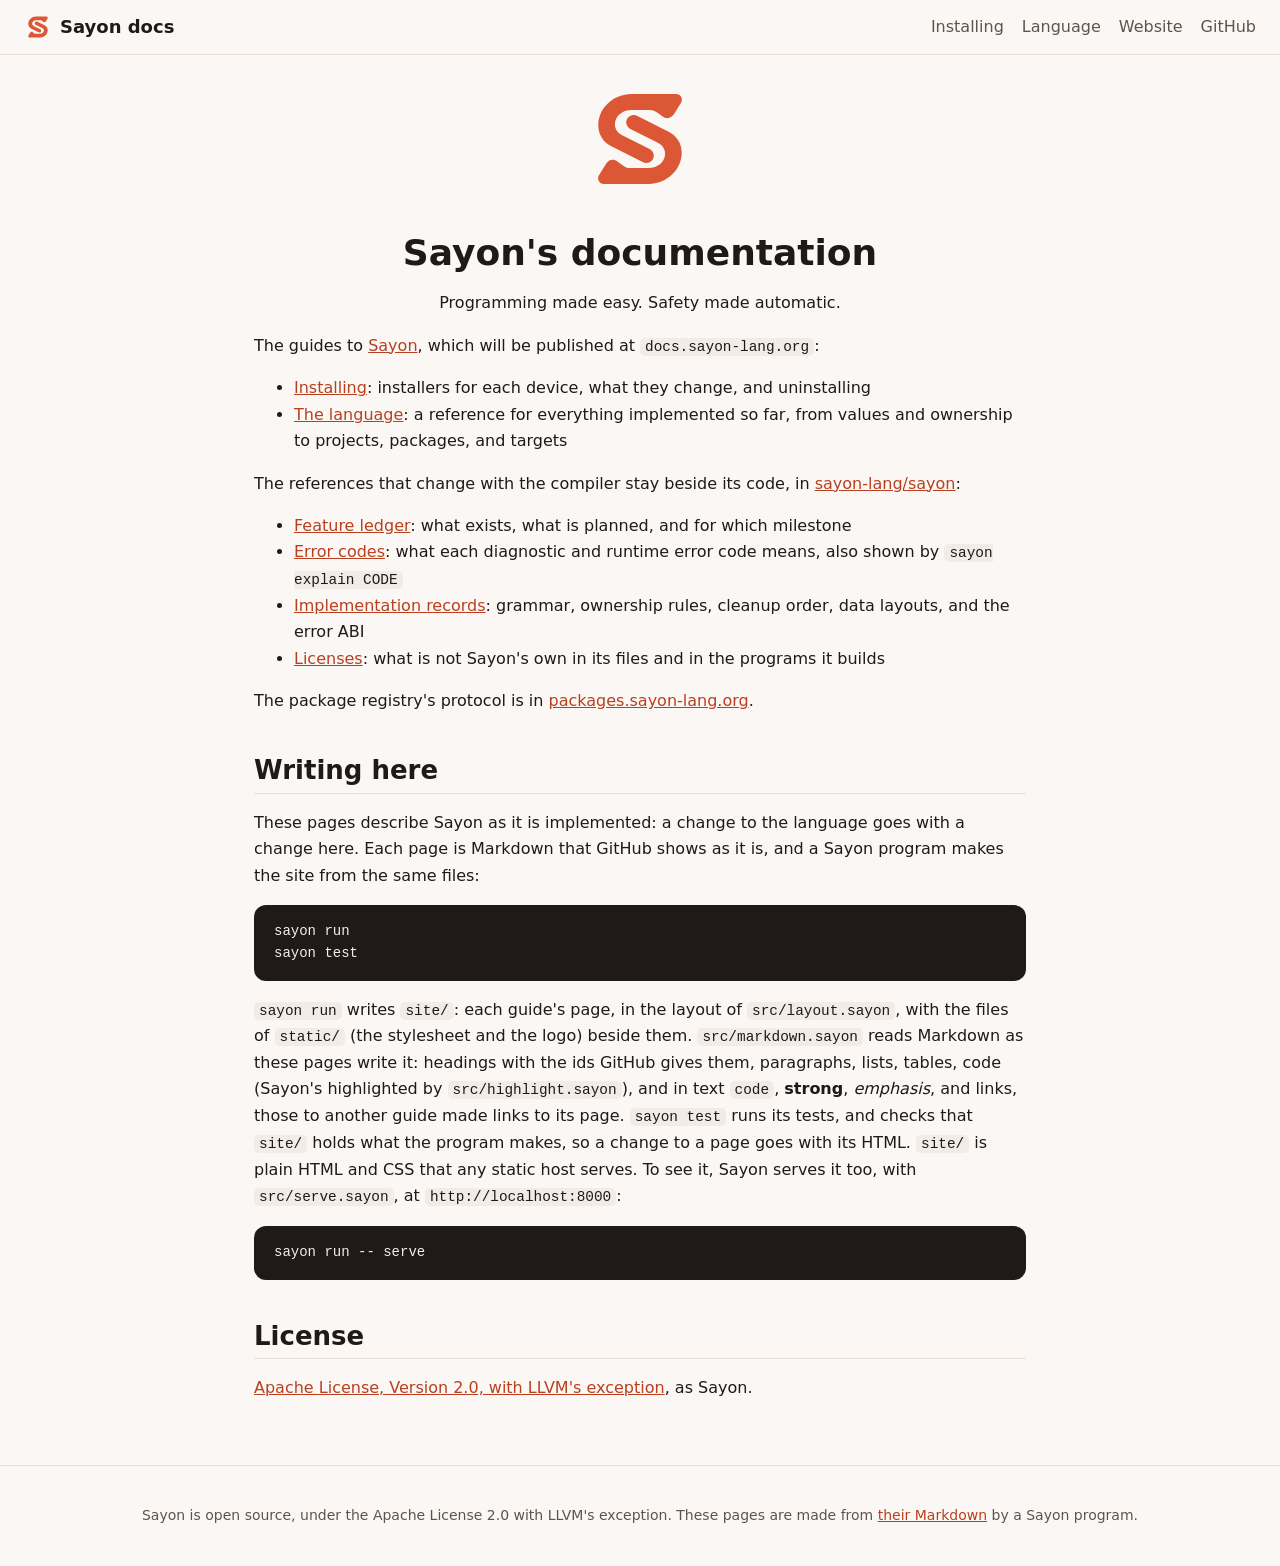
<file: site/index.html>
<!doctype html>
<html lang="en">
<head>
  <meta charset="utf-8">
  <meta name="viewport" content="width=device-width, initial-scale=1">
  <title>Sayon's documentation</title>
  <link rel="icon" href="favicon.ico" sizes="any">
  <link rel="icon" href="images/logo.svg" type="image/svg+xml">
  <link rel="stylesheet" href="style.css">
</head>
<body>
  <header class="bar">
    <a class="brand" href="index.html"><img src="images/logo.svg" alt="" width="28" height="28"> Sayon docs</a>
    <nav aria-label="Guides">
      <a href="installing.html">Installing</a>
      <a href="language.html">Language</a>
      <a href="https://github.com/sayon-lang/www.sayon-lang.org">Website</a>
      <a href="https://github.com/sayon-lang/docs.sayon-lang.org">GitHub</a>
    </nav>
  </header>
  <div class="page">
    <main class="text">
<p align="center">
  <img src="images/logo.svg" alt="Sayon logo" width="120">
</p>
<h1 align="center">Sayon's documentation</h1>
<p align="center">Programming made easy. Safety made automatic.</p>
<p>The guides to <a href="https://github.com/sayon-lang/sayon">Sayon</a>, which will be published at <code>docs.sayon-lang.org</code>:</p>
<ul>
<li><a href="installing.html">Installing</a>: installers for each device, what they change, and uninstalling</li>
<li><a href="language.html">The language</a>: a reference for everything implemented so far, from values and ownership to projects, packages, and targets</li>
</ul>
<p>The references that change with the compiler stay beside its code, in <a href="https://github.com/sayon-lang/sayon/tree/main/docs">sayon-lang/sayon</a>:</p>
<ul>
<li><a href="https://github.com/sayon-lang/sayon/blob/main/docs/features.md">Feature ledger</a>: what exists, what is planned, and for which milestone</li>
<li><a href="https://github.com/sayon-lang/sayon/blob/main/docs/errors.md">Error codes</a>: what each diagnostic and runtime error code means, also shown by <code>sayon explain CODE</code></li>
<li><a href="https://github.com/sayon-lang/sayon/blob/main/docs/implementation.md">Implementation records</a>: grammar, ownership rules, cleanup order, data layouts, and the error ABI</li>
<li><a href="https://github.com/sayon-lang/sayon/blob/main/docs/licenses.md">Licenses</a>: what is not Sayon's own in its files and in the programs it builds</li>
</ul>
<p>The package registry's protocol is in <a href="https://github.com/sayon-lang/packages.sayon-lang.org">packages.sayon-lang.org</a>.</p>
<h2 id="writing-here">Writing here</h2>
<p>These pages describe Sayon as it is implemented: a change to the language goes with a change here. Each page is Markdown that GitHub shows as it is, and a Sayon program makes the site from the same files:</p>
<pre><code class="language-bash">sayon run
sayon test</code></pre>
<p><code>sayon run</code> writes <code>site/</code>: each guide's page, in the layout of <code>src/layout.sayon</code>, with the files of <code>static/</code> (the stylesheet and the logo) beside them. <code>src/markdown.sayon</code> reads Markdown as these pages write it: headings with the ids GitHub gives them, paragraphs, lists, tables, code (Sayon's highlighted by <code>src/highlight.sayon</code>), and in text <code>code</code>, <strong>strong</strong>, <em>emphasis</em>, and links, those to another guide made links to its page. <code>sayon test</code> runs its tests, and checks that <code>site/</code> holds what the program makes, so a change to a page goes with its HTML. <code>site/</code> is plain HTML and CSS that any static host serves. To see it, Sayon serves it too, with <code>src/serve.sayon</code>, at <code>http://localhost:8000</code>:</p>
<pre><code class="language-bash">sayon run -- serve</code></pre>
<h2 id="license">License</h2>
<p><a href="https://github.com/sayon-lang/docs.sayon-lang.org/blob/main/LICENSE">Apache License, Version 2.0, with LLVM's exception</a>, as Sayon.</p>
    </main>
  </div>
  <footer>
    <p>Sayon is open source, under the Apache License 2.0 with LLVM's exception. These pages are made from <a href="https://github.com/sayon-lang/docs.sayon-lang.org">their Markdown</a> by a Sayon program.</p>
  </footer>
</body>
</html>
</file>
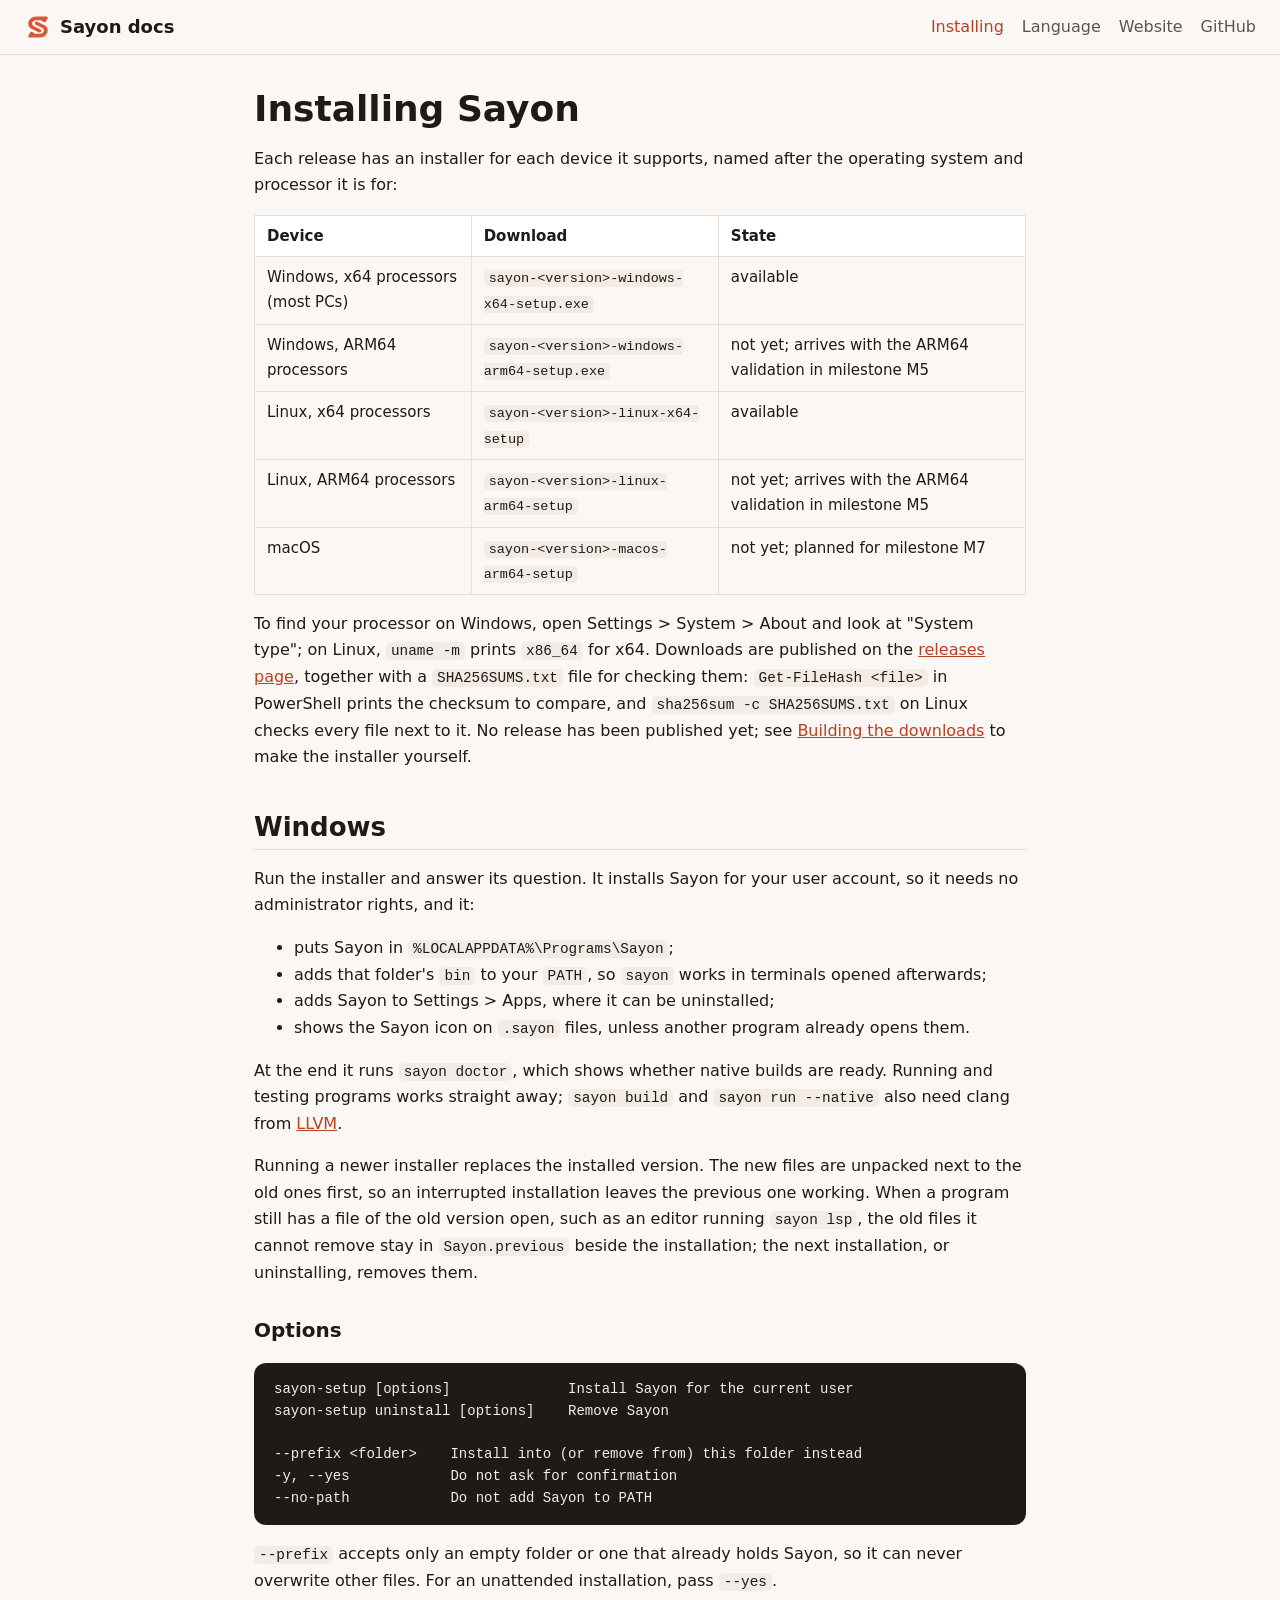
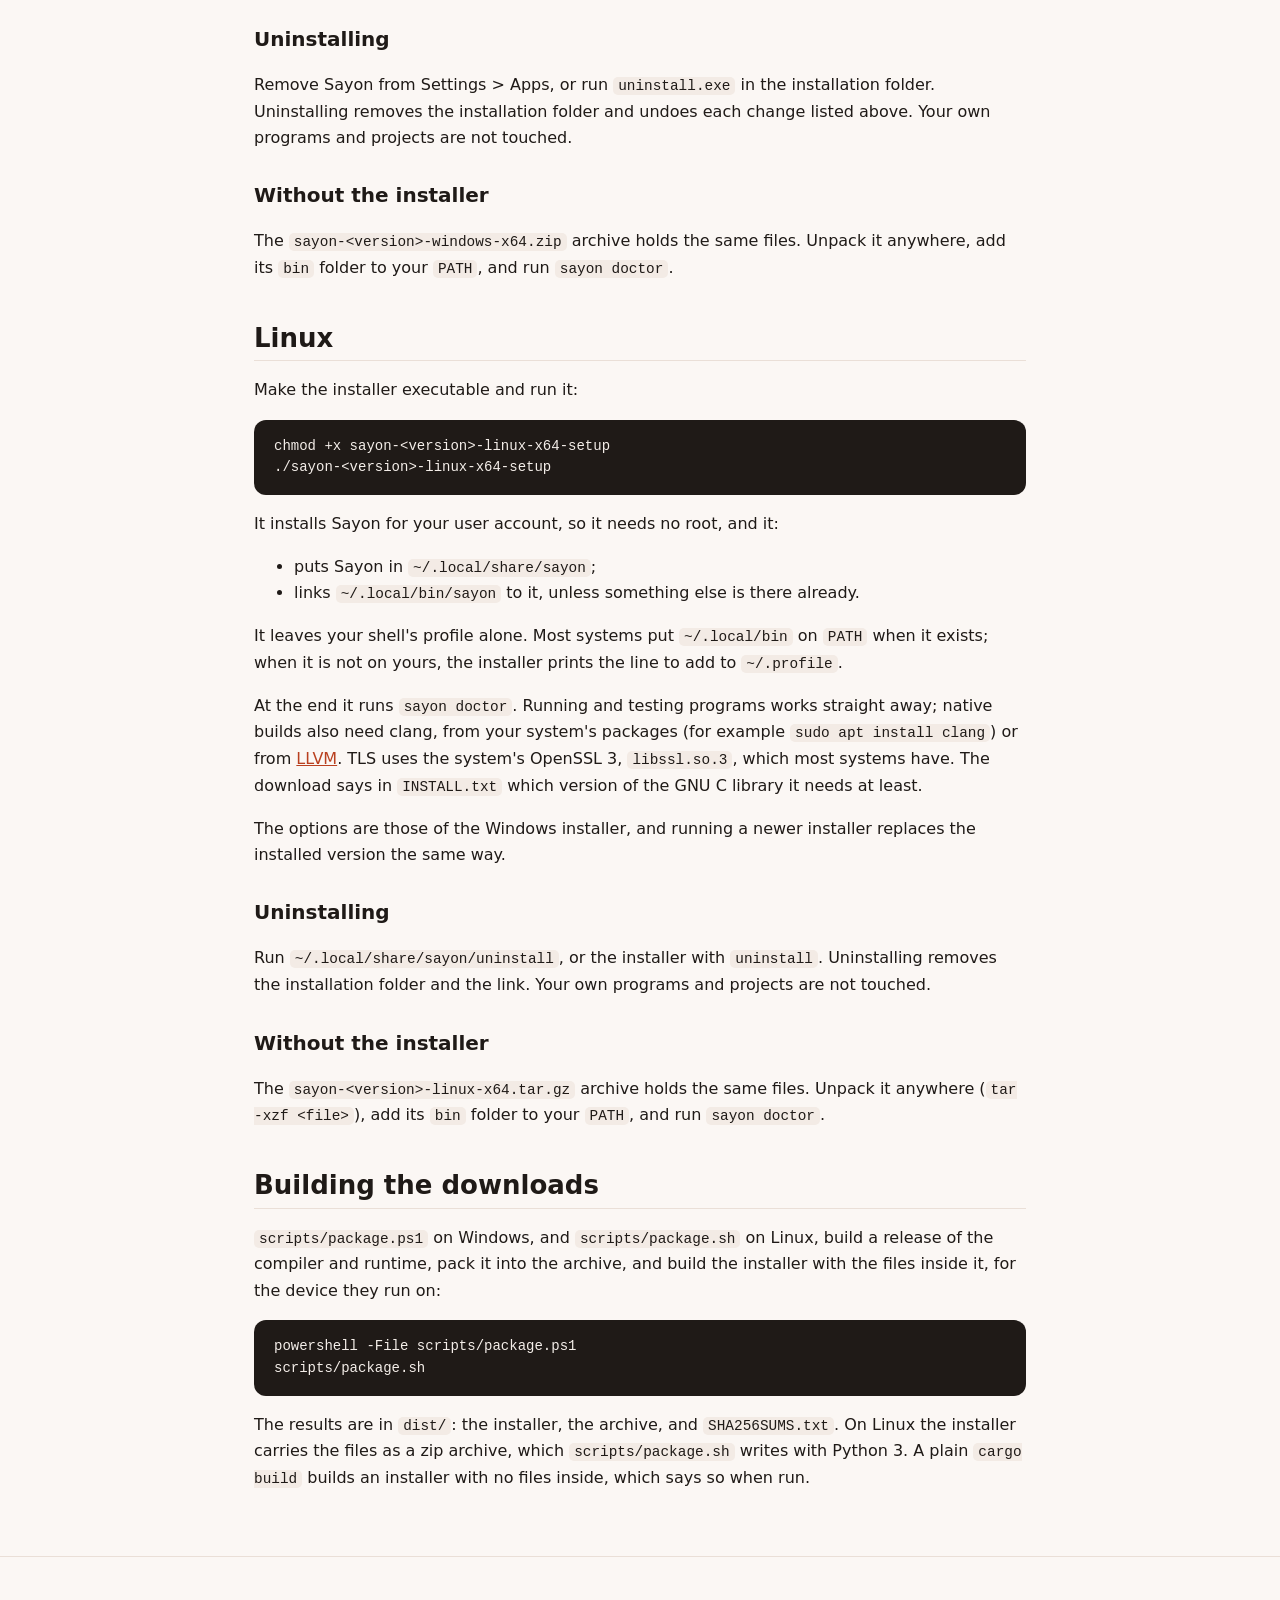
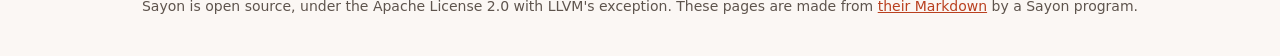
<file: site/installing.html>
<!doctype html>
<html lang="en">
<head>
  <meta charset="utf-8">
  <meta name="viewport" content="width=device-width, initial-scale=1">
  <title>Installing Sayon · Sayon</title>
  <link rel="icon" href="favicon.ico" sizes="any">
  <link rel="icon" href="images/logo.svg" type="image/svg+xml">
  <link rel="stylesheet" href="style.css">
</head>
<body>
  <header class="bar">
    <a class="brand" href="index.html"><img src="images/logo.svg" alt="" width="28" height="28"> Sayon docs</a>
    <nav aria-label="Guides">
      <a href="installing.html" aria-current="page">Installing</a>
      <a href="language.html">Language</a>
      <a href="https://github.com/sayon-lang/www.sayon-lang.org">Website</a>
      <a href="https://github.com/sayon-lang/docs.sayon-lang.org">GitHub</a>
    </nav>
  </header>
  <div class="page">
    <main class="text">
<h1 id="installing-sayon">Installing Sayon</h1>
<p>Each release has an installer for each device it supports, named after the operating system and processor it is for:</p>
<div class="table"><table>
<thead><tr><th>Device</th><th>Download</th><th>State</th></tr></thead>
<tbody>
<tr><td>Windows, x64 processors (most PCs)</td><td><code>sayon-&lt;version&gt;-windows-x64-setup.exe</code></td><td>available</td></tr>
<tr><td>Windows, ARM64 processors</td><td><code>sayon-&lt;version&gt;-windows-arm64-setup.exe</code></td><td>not yet; arrives with the ARM64 validation in milestone M5</td></tr>
<tr><td>Linux, x64 processors</td><td><code>sayon-&lt;version&gt;-linux-x64-setup</code></td><td>available</td></tr>
<tr><td>Linux, ARM64 processors</td><td><code>sayon-&lt;version&gt;-linux-arm64-setup</code></td><td>not yet; arrives with the ARM64 validation in milestone M5</td></tr>
<tr><td>macOS</td><td><code>sayon-&lt;version&gt;-macos-arm64-setup</code></td><td>not yet; planned for milestone M7</td></tr>
</tbody></table></div>
<p>To find your processor on Windows, open Settings &gt; System &gt; About and look at "System type"; on Linux, <code>uname -m</code> prints <code>x86_64</code> for x64. Downloads are published on the <a href="https://github.com/sayon-lang/sayon/releases">releases page</a>, together with a <code>SHA256SUMS.txt</code> file for checking them: <code>Get-FileHash &lt;file&gt;</code> in PowerShell prints the checksum to compare, and <code>sha256sum -c SHA256SUMS.txt</code> on Linux checks every file next to it. No release has been published yet; see <a href="#building-the-downloads">Building the downloads</a> to make the installer yourself.</p>
<h2 id="windows">Windows</h2>
<p>Run the installer and answer its question. It installs Sayon for your user account, so it needs no administrator rights, and it:</p>
<ul>
<li>puts Sayon in <code>%LOCALAPPDATA%\Programs\Sayon</code>;</li>
<li>adds that folder's <code>bin</code> to your <code>PATH</code>, so <code>sayon</code> works in terminals opened afterwards;</li>
<li>adds Sayon to Settings &gt; Apps, where it can be uninstalled;</li>
<li>shows the Sayon icon on <code>.sayon</code> files, unless another program already opens them.</li>
</ul>
<p>At the end it runs <code>sayon doctor</code>, which shows whether native builds are ready. Running and testing programs works straight away; <code>sayon build</code> and <code>sayon run --native</code> also need clang from <a href="https://releases.llvm.org">LLVM</a>.</p>
<p>Running a newer installer replaces the installed version. The new files are unpacked next to the old ones first, so an interrupted installation leaves the previous one working. When a program still has a file of the old version open, such as an editor running <code>sayon lsp</code>, the old files it cannot remove stay in <code>Sayon.previous</code> beside the installation; the next installation, or uninstalling, removes them.</p>
<h3 id="options">Options</h3>
<pre><code class="language-text">sayon-setup [options]              Install Sayon for the current user
sayon-setup uninstall [options]    Remove Sayon

--prefix &lt;folder&gt;    Install into (or remove from) this folder instead
-y, --yes            Do not ask for confirmation
--no-path            Do not add Sayon to PATH</code></pre>
<p><code>--prefix</code> accepts only an empty folder or one that already holds Sayon, so it can never overwrite other files. For an unattended installation, pass <code>--yes</code>.</p>
<h3 id="uninstalling">Uninstalling</h3>
<p>Remove Sayon from Settings &gt; Apps, or run <code>uninstall.exe</code> in the installation folder. Uninstalling removes the installation folder and undoes each change listed above. Your own programs and projects are not touched.</p>
<h3 id="without-the-installer">Without the installer</h3>
<p>The <code>sayon-&lt;version&gt;-windows-x64.zip</code> archive holds the same files. Unpack it anywhere, add its <code>bin</code> folder to your <code>PATH</code>, and run <code>sayon doctor</code>.</p>
<h2 id="linux">Linux</h2>
<p>Make the installer executable and run it:</p>
<pre><code class="language-text">chmod +x sayon-&lt;version&gt;-linux-x64-setup
./sayon-&lt;version&gt;-linux-x64-setup</code></pre>
<p>It installs Sayon for your user account, so it needs no root, and it:</p>
<ul>
<li>puts Sayon in <code>~/.local/share/sayon</code>;</li>
<li>links <code>~/.local/bin/sayon</code> to it, unless something else is there already.</li>
</ul>
<p>It leaves your shell's profile alone. Most systems put <code>~/.local/bin</code> on <code>PATH</code> when it exists; when it is not on yours, the installer prints the line to add to <code>~/.profile</code>.</p>
<p>At the end it runs <code>sayon doctor</code>. Running and testing programs works straight away; native builds also need clang, from your system's packages (for example <code>sudo apt install clang</code>) or from <a href="https://releases.llvm.org">LLVM</a>. TLS uses the system's OpenSSL 3, <code>libssl.so.3</code>, which most systems have. The download says in <code>INSTALL.txt</code> which version of the GNU C library it needs at least.</p>
<p>The options are those of the Windows installer, and running a newer installer replaces the installed version the same way.</p>
<h3 id="uninstalling-1">Uninstalling</h3>
<p>Run <code>~/.local/share/sayon/uninstall</code>, or the installer with <code>uninstall</code>. Uninstalling removes the installation folder and the link. Your own programs and projects are not touched.</p>
<h3 id="without-the-installer-1">Without the installer</h3>
<p>The <code>sayon-&lt;version&gt;-linux-x64.tar.gz</code> archive holds the same files. Unpack it anywhere (<code>tar -xzf &lt;file&gt;</code>), add its <code>bin</code> folder to your <code>PATH</code>, and run <code>sayon doctor</code>.</p>
<h2 id="building-the-downloads">Building the downloads</h2>
<p><code>scripts/package.ps1</code> on Windows, and <code>scripts/package.sh</code> on Linux, build a release of the compiler and runtime, pack it into the archive, and build the installer with the files inside it, for the device they run on:</p>
<pre><code class="language-text">powershell -File scripts/package.ps1
scripts/package.sh</code></pre>
<p>The results are in <code>dist/</code>: the installer, the archive, and <code>SHA256SUMS.txt</code>. On Linux the installer carries the files as a zip archive, which <code>scripts/package.sh</code> writes with Python 3. A plain <code>cargo build</code> builds an installer with no files inside, which says so when run.</p>
    </main>
  </div>
  <footer>
    <p>Sayon is open source, under the Apache License 2.0 with LLVM's exception. These pages are made from <a href="https://github.com/sayon-lang/docs.sayon-lang.org">their Markdown</a> by a Sayon program.</p>
  </footer>
</body>
</html>
</file>
<file: site/style.css>
/* Sayon's documentation: the website's colors, and pages made for reading. */

:root {
  --vermilion: #db5735;
  --accent: #b9401f;
  --ink: #1f1a17;
  --muted: #5e544d;
  --paper: #fbf7f4;
  --card: #ffffff;
  --line: #eadfd7;
  --inline-code: #f3ebe5;
  --code-bg: #1f1a17;
  --code-ink: #f4eee9;
  --code-keyword: #ff8f6b;
  --code-type: #f2c46d;
  --code-string: #a6d189;
  --code-number: #e5a8ff;
  --code-comment: #a3978e;
  color-scheme: light dark;
}

@media (prefers-color-scheme: dark) {
  :root {
    --accent: #f07a57;
    --ink: #f4eee9;
    --muted: #c2b6ad;
    --paper: #161210;
    --card: #211b18;
    --line: #3a302b;
    --inline-code: #2b2420;
    --code-bg: #0f0c0a;
  }
}

* {
  box-sizing: border-box;
}

html {
  scroll-padding-top: 16px;
}

body {
  margin: 0;
  background: var(--paper);
  color: var(--ink);
  font: 16px/1.65 system-ui, -apple-system, "Segoe UI", Roboto, "Helvetica Neue", Arial, sans-serif;
}

a {
  color: var(--accent);
}

code,
pre {
  font-family: ui-monospace, "Cascadia Code", "SF Mono", Consolas, "Liberation Mono", monospace;
}

.bar {
  display: flex;
  align-items: center;
  justify-content: space-between;
  gap: 8px 16px;
  flex-wrap: wrap;
  padding: 12px 24px;
  border-bottom: 1px solid var(--line);
}

.brand {
  display: flex;
  align-items: center;
  gap: 8px;
  color: var(--ink);
  font-weight: 700;
  font-size: 18px;
  text-decoration: none;
}

.bar nav {
  display: flex;
  gap: 6px 18px;
  flex-wrap: wrap;
}

.bar nav a {
  color: var(--muted);
  text-decoration: none;
}

.bar nav a:hover,
.bar nav a[aria-current="page"] {
  color: var(--accent);
}

.page {
  max-width: 820px;
  margin: 0 auto;
  padding: 8px 24px 48px;
}

.page.with-contents {
  display: grid;
  grid-template-columns: 240px minmax(0, 1fr);
  gap: 40px;
  max-width: 1120px;
}

.contents {
  position: sticky;
  top: 0;
  align-self: start;
  max-height: 100vh;
  overflow-y: auto;
  padding: 24px 0;
  font-size: 14px;
}

.contents p {
  margin: 0 0 8px;
  color: var(--muted);
  font-weight: 600;
}

.contents ul {
  margin: 0;
  padding: 0;
  list-style: none;
}

.contents ul ul {
  padding-left: 14px;
}

.contents a {
  display: block;
  padding: 2px 0;
  color: var(--muted);
  text-decoration: none;
}

.contents a:hover {
  color: var(--accent);
}

.text {
  min-width: 0;
}

.text h1 {
  margin: 24px 0 16px;
  font-size: 36px;
  line-height: 1.2;
}

.text h2 {
  margin: 40px 0 12px;
  padding-bottom: 6px;
  border-bottom: 1px solid var(--line);
  font-size: 26px;
  line-height: 1.25;
}

.text h3 {
  margin: 28px 0 10px;
  font-size: 20px;
}

.text p,
.text li {
  overflow-wrap: anywhere;
}

.text :not(pre) > code {
  padding: 1px 5px;
  border-radius: 5px;
  background: var(--inline-code);
  font-size: 0.9em;
}

pre {
  margin: 16px 0;
  padding: 16px 20px;
  overflow-x: auto;
  border-radius: 12px;
  background: var(--code-bg);
  color: var(--code-ink);
  font-size: 14px;
  line-height: 1.55;
}

.k { color: var(--code-keyword); }
.t { color: var(--code-type); }
.f { color: var(--code-ink); font-weight: 600; }
.s { color: var(--code-string); }
.i { color: var(--code-ink); }
.n { color: var(--code-number); }
.c { color: var(--code-comment); font-style: italic; }

.table {
  margin: 16px 0;
  overflow-x: auto;
}

table {
  width: 100%;
  border-collapse: collapse;
  font-size: 15px;
}

th,
td {
  padding: 8px 12px;
  border: 1px solid var(--line);
  text-align: left;
  vertical-align: top;
}

th {
  background: var(--card);
}

footer {
  padding: 24px;
  border-top: 1px solid var(--line);
  color: var(--muted);
  font-size: 14px;
  text-align: center;
}

@media (max-width: 860px) {
  .page.with-contents {
    display: block;
  }

  .contents {
    display: none;
  }
}

@media (max-width: 560px) {
  .bar {
    justify-content: center;
    padding: 12px 16px;
  }

  .page {
    padding: 8px 16px 40px;
  }

  .text h1 {
    font-size: 30px;
  }
}
</file>
